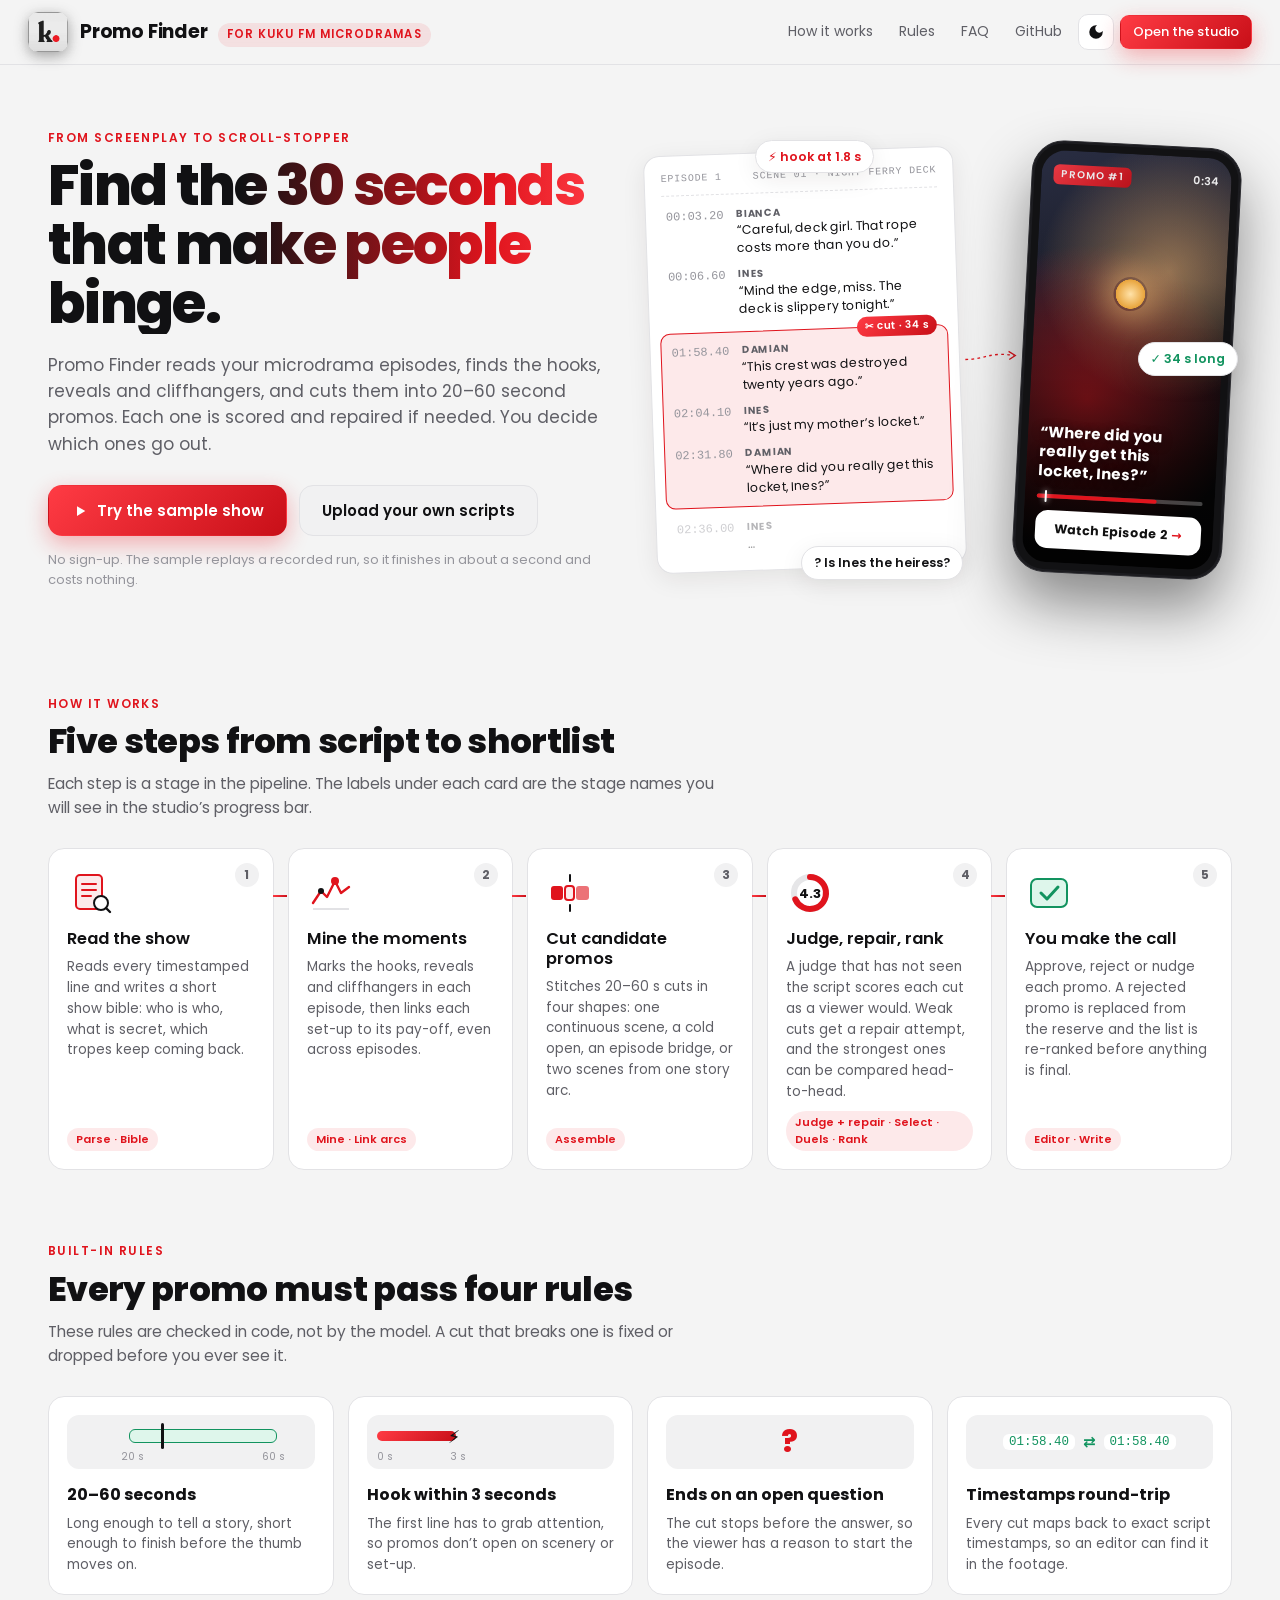
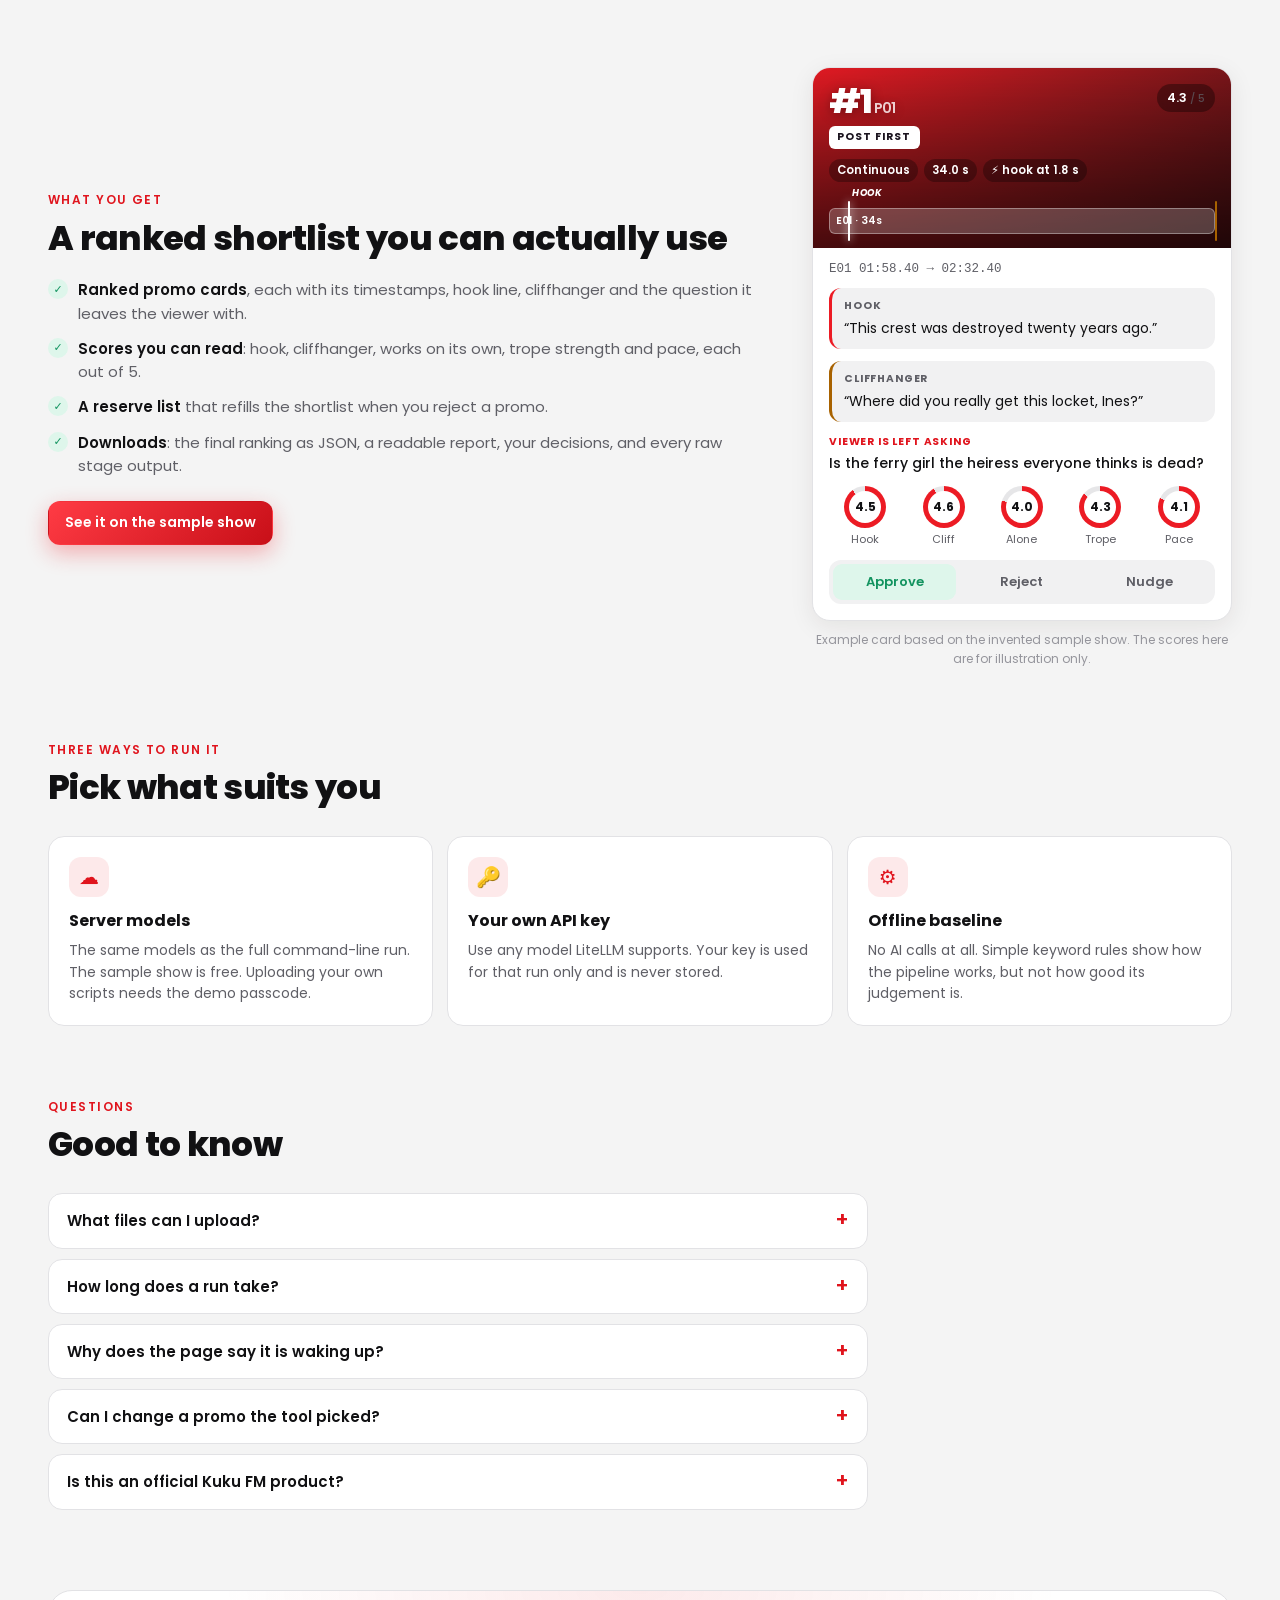
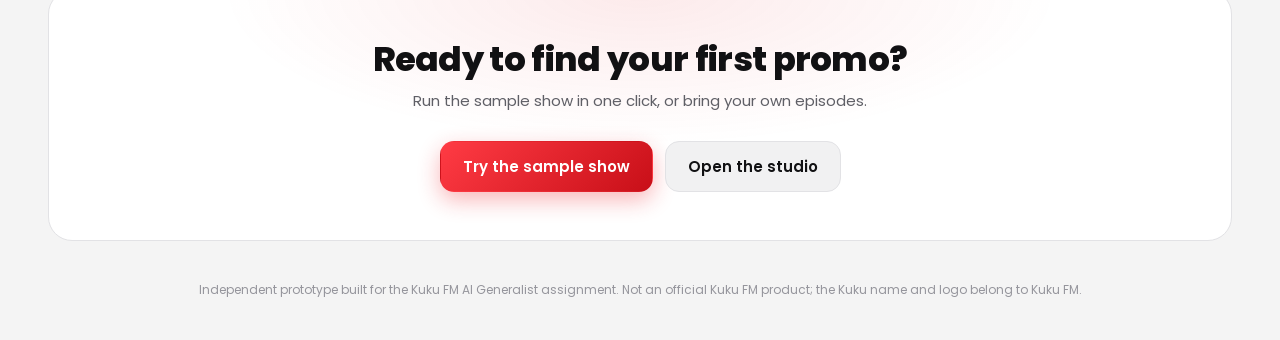
<file: web/index.html>
<!doctype html>
<html lang="en">
<head>
  <meta charset="utf-8">
  <meta name="viewport" content="width=device-width, initial-scale=1">
  <title>Promo Finder</title>
  <meta name="description" content="Promo Finder reads microdrama screenplays and finds the 20–60 second clips most likely to make a viewer start the next episode, then lets an editor approve them.">
  <meta name="theme-color" content="#0b0b0c">
  <link rel="icon" type="image/png" href="favicon.png">
  <link rel="preconnect" href="https://fonts.googleapis.com">
  <link rel="preconnect" href="https://fonts.gstatic.com" crossorigin>
  <link href="https://fonts.googleapis.com/css2?family=Poppins:wght@400;500;600;700;800&display=swap" rel="stylesheet">
  <link rel="stylesheet" href="style.css">
  <link rel="stylesheet" href="landing.css">
  <script>
    // Old links pointed a run at "/#run=<id>": the studio now lives at /app.html.
    if (/(^#|&)(run|tab)=/.test(location.hash)) location.replace("app.html" + location.hash);
    try { const t = localStorage.getItem("pf:theme"); if (t) document.documentElement.dataset.theme = JSON.parse(t); } catch {}
  </script>
</head>
<body class="landing">
<header class="top">
  <a class="brand" href="./" aria-label="Promo Finder home">
    <img class="logo" src="kuku-logo.png" width="40" height="40" alt="">
    <div class="brand-text">
      <span class="brand-name">Promo Finder</span>
      <span class="tag">for Kuku FM microdramas</span>
    </div>
  </a>
  <nav class="top-actions" aria-label="Main">
    <a class="ghost-link hide-sm" href="#how">How it works</a>
    <a class="ghost-link hide-sm" href="#rules">Rules</a>
    <a class="ghost-link hide-sm" href="#faq">FAQ</a>
    <a class="ghost-link hide-sm" href="https://github.com/rana-jatin/promo-finder" target="_blank" rel="noopener">GitHub</a>
    <button id="theme" class="icon-btn" type="button" aria-label="Toggle light or dark theme" title="Toggle theme">
      <svg viewBox="0 0 24 24" width="18" height="18" aria-hidden="true"><path fill="currentColor" d="M12 3a9 9 0 1 0 9 9c0-.46-.04-.92-.1-1.36a5.39 5.39 0 0 1-4.4 2.26 5.4 5.4 0 0 1-3.14-9.8A9.2 9.2 0 0 0 12 3z"/></svg>
    </button>
    <a class="btn primary small" href="app.html">Open the studio</a>
  </nav>
</header>

<main>
  <!-- ============================================================ hero -->
  <section class="l-hero">
    <div class="l-hero-copy">
      <p class="eyebrow">From screenplay to scroll-stopper</p>
      <h1>Find the 30 seconds that make people binge.</h1>
      <p class="l-lede">Promo Finder reads your microdrama episodes, finds the hooks, reveals and cliffhangers, and cuts them into 20–60 second promos. Each one is scored and repaired if needed. You decide which ones go out.</p>
      <div class="l-cta">
        <a class="btn primary big" href="app.html#sample">
          <svg viewBox="0 0 24 24" width="18" height="18" aria-hidden="true"><path d="M8 5.5l11 6.5-11 6.5z" fill="currentColor"/></svg>
          Try the sample show</a>
        <a class="btn big" href="app.html">Upload your own scripts</a>
      </div>
      <p class="l-note">No sign-up. The sample replays a recorded run, so it finishes in about a second and costs nothing.</p>
    </div>

    <!-- Illustration: a timestamped script page, a highlighted cut, and the promo it becomes on a phone. -->
    <div class="l-art" aria-hidden="true">
      <div class="sheet">
        <div class="sheet-head"><span>EPISODE 1</span><span>SCENE 01 · NIGHT FERRY DECK</span></div>
        <div class="sheet-line"><time>00:03.20</time><p><b>BIANCA</b>“Careful, deck girl. That rope costs more than you do.”</p></div>
        <div class="sheet-line"><time>00:06.60</time><p><b>INES</b>“Mind the edge, miss. The deck is slippery tonight.”</p></div>
        <div class="sheet-cut">
          <span class="cut-tag">✂ cut · 34 s</span>
          <div class="sheet-line"><time>01:58.40</time><p><b>DAMIAN</b>“This crest was destroyed twenty years ago.”</p></div>
          <div class="sheet-line"><time>02:04.10</time><p><b>INES</b>“It’s just my mother’s locket.”</p></div>
          <div class="sheet-line"><time>02:31.80</time><p><b>DAMIAN</b>“Where did you really get this locket, Ines?”</p></div>
        </div>
        <div class="sheet-line dim"><time>02:36.00</time><p><b>INES</b>…</p></div>
      </div>

      <svg class="flow" viewBox="0 0 80 40"><path d="M2 20 C 30 20, 40 8, 74 14" fill="none" stroke="currentColor" stroke-width="2" stroke-dasharray="4 5"/><path d="M66 8 L76 14 L67 20" fill="none" stroke="currentColor" stroke-width="2"/></svg>

      <div class="phone">
        <div class="phone-screen">
          <div class="ph-top"><span class="ph-badge">PROMO #1</span><span>0:34</span></div>
          <div class="ph-glow"></div>
          <div class="ph-caption">“Where did you really get this locket, Ines?”</div>
          <div class="ph-track"><i class="ph-hook"></i><i class="ph-fill"></i></div>
          <div class="ph-cta">Watch Episode 2 <span>→</span></div>
        </div>
      </div>

      <span class="chip c1">⚡ hook at 1.8 s</span>
      <span class="chip c2">✓ 34 s long</span>
      <span class="chip c3">? Is Ines the heiress?</span>
    </div>
  </section>

  <!-- ============================================================ how it works -->
  <section class="l-section" id="how">
    <div class="l-head">
      <p class="eyebrow">How it works</p>
      <h2>Five steps from script to shortlist</h2>
      <p>Each step is a stage in the pipeline. The labels under each card are the stage names you will see in the studio’s progress bar.</p>
    </div>
    <ol class="steps">
      <li class="step">
        <span class="step-n">1</span>
        <svg class="step-ic" viewBox="0 0 48 48" aria-hidden="true"><rect x="9" y="6" width="26" height="34" rx="4" fill="var(--accent-soft)" stroke="var(--accent)" stroke-width="2"/><path d="M15 15h14M15 21h14M15 27h9" stroke="var(--accent)" stroke-width="2" stroke-linecap="round"/><circle cx="34" cy="34" r="7" fill="var(--surface)" stroke="var(--text)" stroke-width="2"/><path d="M39 39l4 4" stroke="var(--text)" stroke-width="2.4" stroke-linecap="round"/></svg>
        <h3>Read the show</h3>
        <p>Reads every timestamped line and writes a short show bible: who is who, what is secret, which tropes keep coming back.</p>
        <span class="stage-tags">Parse · Bible</span>
      </li>
      <li class="step">
        <span class="step-n">2</span>
        <svg class="step-ic" viewBox="0 0 48 48" aria-hidden="true"><path d="M6 34 L14 22 L20 28 L28 12 L34 24 L42 18" fill="none" stroke="var(--accent)" stroke-width="2.4" stroke-linejoin="round" stroke-linecap="round"/><circle cx="28" cy="12" r="4" fill="var(--accent)"/><circle cx="14" cy="22" r="3" fill="var(--text)"/><path d="M6 40h36" stroke="var(--border)" stroke-width="2"/></svg>
        <h3>Mine the moments</h3>
        <p>Marks the hooks, reveals and cliffhangers in each episode, then links each set-up to its pay-off, even across episodes.</p>
        <span class="stage-tags">Mine · Link arcs</span>
      </li>
      <li class="step">
        <span class="step-n">3</span>
        <svg class="step-ic" viewBox="0 0 48 48" aria-hidden="true"><rect x="5" y="17" width="12" height="14" rx="3" fill="var(--accent)"/><rect x="19" y="17" width="9" height="14" rx="3" fill="var(--accent-soft)" stroke="var(--accent)" stroke-width="2"/><rect x="30" y="17" width="13" height="14" rx="3" fill="var(--accent)" opacity=".6"/><path d="M24 6v6M24 36v6" stroke="var(--text)" stroke-width="2" stroke-linecap="round"/></svg>
        <h3>Cut candidate promos</h3>
        <p>Stitches 20–60 s cuts in four shapes: one continuous scene, a cold open, an episode bridge, or two scenes from one story arc.</p>
        <span class="stage-tags">Assemble</span>
      </li>
      <li class="step">
        <span class="step-n">4</span>
        <svg class="step-ic" viewBox="0 0 48 48" aria-hidden="true"><circle cx="24" cy="24" r="16" fill="none" stroke="var(--surface-3)" stroke-width="6"/><path d="M24 8 A16 16 0 1 1 9.3 30.3" fill="none" stroke="var(--accent)" stroke-width="6" stroke-linecap="round"/><text x="24" y="29" text-anchor="middle" font-size="13" font-weight="700" fill="var(--text)" font-family="Poppins, sans-serif">4.3</text></svg>
        <h3>Judge, repair, rank</h3>
        <p>A judge that has not seen the script scores each cut as a viewer would. Weak cuts get a repair attempt, and the strongest ones can be compared head-to-head.</p>
        <span class="stage-tags">Judge + repair · Select · Duels · Rank</span>
      </li>
      <li class="step">
        <span class="step-n">5</span>
        <svg class="step-ic" viewBox="0 0 48 48" aria-hidden="true"><rect x="6" y="10" width="36" height="28" rx="6" fill="var(--good-soft)" stroke="var(--good)" stroke-width="2"/><path d="M16 24l6 6 11-12" fill="none" stroke="var(--good)" stroke-width="3" stroke-linecap="round" stroke-linejoin="round"/></svg>
        <h3>You make the call</h3>
        <p>Approve, reject or nudge each promo. A rejected promo is replaced from the reserve and the list is re-ranked before anything is final.</p>
        <span class="stage-tags">Editor · Write</span>
      </li>
    </ol>
  </section>

  <!-- ============================================================ rules -->
  <section class="l-section" id="rules">
    <div class="l-head">
      <p class="eyebrow">Built-in rules</p>
      <h2>Every promo must pass four rules</h2>
      <p>These rules are checked in code, not by the model. A cut that breaks one is fixed or dropped before you ever see it.</p>
    </div>
    <div class="rules">
      <div class="rule">
        <div class="rule-viz len" aria-hidden="true"><span class="zone"></span><span class="mark" style="left:38%"></span><em>20 s</em><em>60 s</em></div>
        <b>20–60 seconds</b>
        <p>Long enough to tell a story, short enough to finish before the thumb moves on.</p>
      </div>
      <div class="rule">
        <div class="rule-viz hook" aria-hidden="true"><span class="fill"></span><span class="bolt">⚡</span><em>0 s</em><em>3 s</em></div>
        <b>Hook within 3 seconds</b>
        <p>The first line has to grab attention, so promos don’t open on scenery or set-up.</p>
      </div>
      <div class="rule">
        <div class="rule-viz q" aria-hidden="true">?</div>
        <b>Ends on an open question</b>
        <p>The cut stops before the answer, so the viewer has a reason to start the episode.</p>
      </div>
      <div class="rule">
        <div class="rule-viz ts" aria-hidden="true"><code>01:58.40</code><span>⇄</span><code>01:58.40</code></div>
        <b>Timestamps round-trip</b>
        <p>Every cut maps back to exact script timestamps, so an editor can find it in the footage.</p>
      </div>
    </div>
  </section>

  <!-- ============================================================ what you get -->
  <section class="l-section" id="get">
    <div class="get">
      <div class="get-copy">
        <p class="eyebrow">What you get</p>
        <h2>A ranked shortlist you can actually use</h2>
        <ul class="ticks">
          <li><b>Ranked promo cards</b>, each with its timestamps, hook line, cliffhanger and the question it leaves the viewer with.</li>
          <li><b>Scores you can read</b>: hook, cliffhanger, works on its own, trope strength and pace, each out of 5.</li>
          <li><b>A reserve list</b> that refills the shortlist when you reject a promo.</li>
          <li><b>Downloads</b>: the final ranking as JSON, a readable report, your decisions, and every raw stage output.</li>
        </ul>
        <a class="btn primary" href="app.html#sample">See it on the sample show</a>
      </div>

      <figure class="get-card">
        <article class="promo" style="--tc: var(--t-continuous)">
          <div class="cover">
            <div class="cover-top">
              <div><div class="rank">#1<small>P01</small></div><span class="ribbon">Post first</span></div>
              <span class="score-pill">4.3<small> / 5</small></span>
            </div>
            <div class="cover-meta"><span>Continuous</span><span>34.0 s</span><span>⚡ hook at 1.8 s</span></div>
            <div class="strip"><span class="s" style="flex:1">E01 · 34s</span><i class="hook" style="left:5%"></i><i class="cliff"></i></div>
          </div>
          <div class="promo-body">
            <div class="segs"><span>E01  01:58.40 → 02:32.40</span></div>
            <p class="line"><b><span>Hook</span></b>“This crest was destroyed twenty years ago.”</p>
            <p class="line cliff"><b><span>Cliffhanger</span></b>“Where did you really get this locket, Ines?”</p>
            <p class="question">Is the ferry girl the heiress everyone thinks is dead?</p>
            <div class="scores">
              <div class="score"><div class="ring" style="--p:90"><span>4.5</span></div>Hook</div>
              <div class="score"><div class="ring" style="--p:92"><span>4.6</span></div>Cliff</div>
              <div class="score"><div class="ring" style="--p:80"><span>4.0</span></div>Alone</div>
              <div class="score"><div class="ring" style="--p:86"><span>4.3</span></div>Trope</div>
              <div class="score"><div class="ring" style="--p:82"><span>4.1</span></div>Pace</div>
            </div>
            <div class="actions" aria-hidden="true"><button type="button" tabindex="-1" aria-pressed="true" data-act="approve">Approve</button><button type="button" tabindex="-1">Reject</button><button type="button" tabindex="-1">Nudge</button></div>
          </div>
        </article>
        <figcaption>Example card based on the invented sample show. The scores here are for illustration only.</figcaption>
      </figure>
    </div>
  </section>

  <!-- ============================================================ ways to run -->
  <section class="l-section">
    <div class="l-head">
      <p class="eyebrow">Three ways to run it</p>
      <h2>Pick what suits you</h2>
    </div>
    <div class="ways">
      <div class="way">
        <span class="way-ic" aria-hidden="true">☁</span>
        <b>Server models</b>
        <p>The same models as the full command-line run. The sample show is free. Uploading your own scripts needs the demo passcode.</p>
      </div>
      <div class="way">
        <span class="way-ic" aria-hidden="true">🔑</span>
        <b>Your own API key</b>
        <p>Use any model LiteLLM supports. Your key is used for that run only and is never stored.</p>
      </div>
      <div class="way">
        <span class="way-ic" aria-hidden="true">⚙</span>
        <b>Offline baseline</b>
        <p>No AI calls at all. Simple keyword rules show how the pipeline works, but not how good its judgement is.</p>
      </div>
    </div>
  </section>

  <!-- ============================================================ FAQ -->
  <section class="l-section" id="faq">
    <div class="l-head">
      <p class="eyebrow">Questions</p>
      <h2>Good to know</h2>
    </div>
    <div class="faq">
      <details>
        <summary>What files can I upload?</summary>
        <p>Plain <code>.txt</code> screenplays with timestamps on each line, one file per episode. The hosted demo takes up to 6 episodes. For a whole show, run it locally with <code>python run.py --show &lt;folder&gt;</code>.</p>
      </details>
      <details>
        <summary>How long does a run take?</summary>
        <p>The sample show replays in about a second. A live run on 3 episodes usually takes 3 to 15 minutes, depending on settings and how busy the model providers are. You can switch tabs while it runs.</p>
      </details>
      <details>
        <summary>Why does the page say it is waking up?</summary>
        <p>The demo runs on a free server that sleeps after 15 minutes without visitors. The first visit after that takes about a minute to start it again.</p>
      </details>
      <details>
        <summary>Can I change a promo the tool picked?</summary>
        <p>Yes. In the review step you can nudge where any segment starts or ends. The new cut snaps to the nearest valid line and is checked against the four rules again.</p>
      </details>
      <details>
        <summary>Is this an official Kuku FM product?</summary>
        <p>No. It is an independent prototype built for the Kuku FM AI Generalist assignment. The sample show is invented and contains no real show content.</p>
      </details>
    </div>
  </section>

  <!-- ============================================================ closing CTA -->
  <section class="l-final">
    <h2>Ready to find your first promo?</h2>
    <p>Run the sample show in one click, or bring your own episodes.</p>
    <div class="l-cta center">
      <a class="btn primary big" href="app.html#sample">Try the sample show</a>
      <a class="btn big" href="app.html">Open the studio</a>
    </div>
  </section>
</main>

<footer class="foot">
  <p class="disclaimer">Independent prototype built for the Kuku FM AI Generalist assignment. Not an official Kuku FM product; the Kuku name and logo belong to Kuku FM.</p>
</footer>
<script>
  document.getElementById("theme").addEventListener("click", () => {
    const root = document.documentElement;
    const cur = root.dataset.theme || (matchMedia("(prefers-color-scheme: light)").matches ? "light" : "dark");
    const next = cur === "dark" ? "light" : "dark";
    root.dataset.theme = next;
    try { localStorage.setItem("pf:theme", JSON.stringify(next)); } catch {}
  });
</script>
</body>
</html>
</file>
<file: web/style.css>
/* Promo Finder: dark-first "streaming app" theme with a saffron-to-coral accent. */
:root {
  --bg: #0b0b0c; --bg-glow: rgba(236, 27, 36, .12);
  --surface: #151517; --surface-2: #1e1e21; --surface-3: #2a2a2e; --border: #2c2c31;
  --text: #f5f5f5; --muted: #a3a3aa; --faint: #6b6b73;
  --accent: #ec1b24; --accent-2: #ff4d55; --accent-ink: #ffffff; --accent-soft: rgba(236, 27, 36, .15);
  --grad: linear-gradient(135deg, #ff3b44 0%, #c80f18 100%);
  --good: #3ddc97; --good-soft: rgba(61, 220, 151, .13);
  --warn: #ffc24b; --warn-soft: rgba(255, 194, 75, .13);
  --bad: #ff5c6c; --bad-soft: rgba(255, 92, 108, .14);
  --t-continuous: #ec1b24; --t-cold_open: #ff7a45; --t-bridge: #9b7bff; --t-arc_stitch: #2ec4b6;
  --radius: 16px; --radius-sm: 10px;
  --shadow: 0 10px 30px rgba(0, 0, 0, .35);
  color-scheme: dark;
}
:root[data-theme="light"] {
  --bg: #f4f4f4; --bg-glow: rgba(236, 27, 36, .07);
    --surface: #ffffff; --surface-2: #f1f1f2; --surface-3: #e6e6e8; --border: #e2e2e5;
    --text: #111113; --muted: #5f5f66; --faint: #95959c;
    --accent: #e0141d; --accent-2: #ff3b44; --accent-soft: rgba(224, 20, 29, .09);
  --good: #12935f; --good-soft: #def6eb; --warn: #a86200; --warn-soft: #fff1d6; --bad: #d02c3d; --bad-soft: #fde4e6;
  --shadow: 0 6px 24px rgba(40, 20, 10, .08);
  color-scheme: light;
}
@media (prefers-color-scheme: light) {
  :root:not([data-theme="dark"]) {
    --bg: #f4f4f4; --bg-glow: rgba(236, 27, 36, .07);
    --surface: #ffffff; --surface-2: #f1f1f2; --surface-3: #e6e6e8; --border: #e2e2e5;
    --text: #111113; --muted: #5f5f66; --faint: #95959c;
    --accent: #e0141d; --accent-2: #ff3b44; --accent-soft: rgba(224, 20, 29, .09);
    --good: #12935f; --good-soft: #def6eb; --warn: #a86200; --warn-soft: #fff1d6; --bad: #d02c3d; --bad-soft: #fde4e6;
    --shadow: 0 6px 24px rgba(40, 20, 10, .08);
    color-scheme: light;
  }
}

* { box-sizing: border-box; }
html, body { margin: 0; }
body {
  background: radial-gradient(1200px 500px at 85% -10%, var(--bg-glow), transparent 60%), var(--bg);
  color: var(--text); min-height: 100vh;
  font: 15px/1.55 "Poppins", system-ui, -apple-system, "Segoe UI", Roboto, sans-serif;
}
h1, h2, h3 { margin: 0; line-height: 1.2; }
h3 { font-size: 16px; font-weight: 600; margin-bottom: 8px; }
code { font: 12.5px ui-monospace, SFMono-Regular, Consolas, monospace; background: var(--surface-2); padding: 1px 6px; border-radius: 6px; }
a { color: var(--accent); }
small, .meta, .hint { color: var(--muted); }
.hint { font-size: 12.5px; margin: 8px 0 0; display: block; }
.meta { font-size: 13px; }
[hidden] { display: none !important; }
:focus-visible { outline: 2px solid var(--accent); outline-offset: 2px; }

/* ---------- header */
.top { position: sticky; top: 0; z-index: 20; display: flex; justify-content: space-between; align-items: center; gap: 16px;
  padding: 12px 28px; background: color-mix(in srgb, var(--bg) 82%, transparent); backdrop-filter: blur(14px); border-bottom: 1px solid var(--border); }
.brand { display: flex; gap: 12px; align-items: center; min-width: 0; }
.logo { width: 40px; height: 40px; flex: none; display: block; border-radius: 10px; box-shadow: 0 4px 14px rgba(0, 0, 0, .35); }
.brand-text { display: flex; align-items: baseline; gap: 10px; flex-wrap: wrap; }
.top h1 { font-size: 19px; font-weight: 700; letter-spacing: -.01em; }
.tag { font-size: 11.5px; font-weight: 600; text-transform: uppercase; letter-spacing: .09em; color: var(--accent); background: var(--accent-soft);
  padding: 3px 9px; border-radius: 999px; }
.top-actions { display: flex; gap: 6px; align-items: center; flex: none; }
.ghost-link { color: var(--muted); text-decoration: none; font-size: 14px; padding: 6px 10px; border-radius: 8px; }
.ghost-link:hover { color: var(--text); background: var(--surface-2); }
.icon-btn { width: 36px; height: 36px; border-radius: 10px; border: 1px solid var(--border); background: var(--surface); color: var(--text); display: grid; place-items: center; cursor: pointer; }
.icon-btn:hover { border-color: var(--accent); }
.wake { display: flex; gap: 10px; align-items: center; justify-content: center; background: var(--warn-soft); color: var(--warn); padding: 9px 24px; font-size: 14px; }
.spinner { width: 14px; height: 14px; border-radius: 50%; border: 2px solid currentColor; border-right-color: transparent; animation: spin .8s linear infinite; }
@keyframes spin { to { transform: rotate(360deg); } }

/* ---------- hero */
.hero { max-width: 1320px; margin: 0 auto; padding: 36px 28px 8px; display: grid; grid-template-columns: minmax(0, 1.3fr) minmax(0, 1fr); gap: 32px; align-items: end; }
.eyebrow { margin: 0 0 8px; font-size: 12px; font-weight: 600; letter-spacing: .12em; text-transform: uppercase; color: var(--accent); }
.hero h2 { font-size: clamp(26px, 3.4vw, 40px); font-weight: 800; letter-spacing: -.02em; line-height: 1.12;
  background: linear-gradient(90deg, var(--text) 30%, var(--accent) 75%, var(--accent-2)); -webkit-background-clip: text; background-clip: text; color: transparent; }
.lede { color: var(--muted); max-width: 62ch; margin: 12px 0 0; font-size: 15px; }
.hero-chips { list-style: none; margin: 0; padding: 0; display: grid; grid-template-columns: repeat(2, minmax(0, 1fr)); gap: 10px; }
.hero-chips li { background: var(--surface); border: 1px solid var(--border); border-radius: 14px; padding: 12px 14px; display: flex; flex-direction: column; }
.hero-chips b { font-size: 17px; font-weight: 700; }
.hero-chips span { font-size: 12.5px; color: var(--muted); }

/* ---------- layout */
.layout { display: grid; grid-template-columns: 300px minmax(0, 1fr); gap: 28px; padding: 24px 28px; max-width: 1320px; margin: 0 auto; }
.side { display: flex; flex-direction: column; gap: 14px; position: sticky; top: 80px; align-self: start; }
.panel-box { background: var(--surface); border: 1px solid var(--border); border-radius: var(--radius); padding: 16px; }
.label { font-size: 11.5px; font-weight: 600; text-transform: uppercase; letter-spacing: .1em; color: var(--muted); margin-bottom: 10px; }
.choice { display: flex; gap: 10px; padding: 10px; border-radius: 12px; cursor: pointer; border: 1px solid transparent; transition: background .15s, border-color .15s; }
.choice:hover { background: var(--surface-2); }
.choice:has(input:checked) { background: var(--accent-soft); border-color: color-mix(in srgb, var(--accent) 45%, transparent); }
.choice input { margin-top: 4px; accent-color: var(--accent); }
.choice-body { display: flex; flex-direction: column; }
.choice-body b { font-weight: 600; font-size: 14.5px; }
.choice small { font-size: 12.5px; line-height: 1.45; }
.sub-box { margin-top: 10px; padding-top: 12px; border-top: 1px dashed var(--border); }
.field { display: flex; flex-direction: column; gap: 6px; font-size: 13px; color: var(--muted); margin-top: 12px; }
.sub-box .field:first-child { margin-top: 0; }
input[type=password], input:not([type]), select {
  font: inherit; font-size: 14px; color: var(--text); background: var(--surface-2); border: 1px solid var(--border); border-radius: var(--radius-sm); padding: 9px 11px; width: 100%;
}
input:focus-visible, select:focus-visible { outline: 2px solid var(--accent); outline-offset: 0; border-color: transparent; }
.seg { display: inline-flex; padding: 3px; gap: 3px; border-radius: 12px; background: var(--surface-2); border: 1px solid var(--border); }
.seg label { cursor: pointer; }
.seg input { position: absolute; opacity: 0; pointer-events: none; }
.seg span { display: block; padding: 6px 18px; font-size: 14px; font-weight: 500; color: var(--muted); border-radius: 9px; transition: background .15s, color .15s; }
.seg input:checked + span { background: var(--grad); color: #fff; box-shadow: 0 4px 12px rgba(236, 27, 36, .3); }
.seg input:focus-visible + span { outline: 2px solid var(--accent); outline-offset: 1px; }
.toggle { display: flex; align-items: center; gap: 10px; margin-top: 14px; font-size: 14px; cursor: pointer; }
.toggle input { position: absolute; opacity: 0; pointer-events: none; }
.toggle .track { width: 38px; height: 22px; border-radius: 999px; background: var(--surface-3); position: relative; flex: none; transition: background .2s; }
.toggle .track::after { content: ""; position: absolute; top: 3px; left: 3px; width: 16px; height: 16px; border-radius: 50%; background: #fff; transition: transform .2s; }
.toggle input:checked + .track { background: var(--grad); }
.toggle input:checked + .track::after { transform: translateX(16px); }
.toggle input:focus-visible + .track { outline: 2px solid var(--accent); outline-offset: 2px; }
.pass { padding: 12px 16px; font-size: 14px; }
.pass summary { cursor: pointer; color: var(--muted); }
.pass input { margin-top: 10px; }

/* ---------- tabs */
.tabs { display: flex; gap: 6px; padding: 4px; margin-bottom: 20px; background: var(--surface); border: 1px solid var(--border); border-radius: 14px; overflow-x: auto; width: fit-content; max-width: 100%; }
.tabs button { font: inherit; font-size: 14px; font-weight: 500; display: flex; gap: 8px; align-items: center; background: none; border: 0; padding: 8px 16px; border-radius: 10px; color: var(--muted); cursor: pointer; white-space: nowrap; }
.tabs button:hover { color: var(--text); }
.tabs button[aria-selected="true"] { background: var(--surface-3); color: var(--text); }
.num { width: 20px; height: 20px; border-radius: 50%; display: grid; place-items: center; font-size: 11.5px; font-weight: 700; background: var(--surface-2); color: var(--muted); }
.tabs button[aria-selected="true"] .num { background: var(--grad); color: #fff; }
.dot { width: 8px; height: 8px; border-radius: 50%; background: var(--accent-2); box-shadow: 0 0 0 4px var(--accent-soft); }

/* ---------- run tab */
.card { background: var(--surface); border: 1px solid var(--border); border-radius: var(--radius); padding: 18px; }
.sources { display: grid; grid-template-columns: minmax(0, 1.15fr) minmax(0, 1fr); gap: 16px; }
.source { background: var(--surface); border: 1px solid var(--border); border-radius: var(--radius); padding: 18px; display: flex; flex-direction: column; gap: 12px; }
.source.sample { flex-direction: row; gap: 18px; align-items: stretch; }
.source p { margin: 0; color: var(--muted); font-size: 14px; }
.source-body { display: flex; flex-direction: column; gap: 10px; justify-content: center; min-width: 0; }
.source-body h3 { margin: 0; font-size: 18px; }
.poster { width: 120px; flex: none; aspect-ratio: 9 / 14; border-radius: 12px; padding: 10px; display: flex; flex-direction: column; justify-content: space-between;
  background: linear-gradient(180deg, rgba(0,0,0,0) 35%, rgba(0,0,0,.8)), radial-gradient(circle at 75% 18%, rgba(255, 59, 68, .95), transparent 52%), linear-gradient(160deg, #3a3a40, #0b0b0c 70%);
  color: #fff; box-shadow: var(--shadow); }
.poster-ep { align-self: flex-start; font-size: 10.5px; font-weight: 700; letter-spacing: .08em; background: rgba(0,0,0,.4); padding: 2px 7px; border-radius: 6px; }
.poster-title { font-size: 13px; font-weight: 700; line-height: 1.25; text-shadow: 0 1px 6px rgba(0,0,0,.5); }
.btn { font: inherit; font-size: 14px; font-weight: 600; display: inline-flex; gap: 8px; align-items: center; justify-content: center; border: 1px solid var(--border);
  background: var(--surface-2); color: var(--text); border-radius: 12px; padding: 10px 16px; cursor: pointer; transition: transform .1s, border-color .15s, box-shadow .15s; }
.btn:hover:not(:disabled) { border-color: var(--accent); }
.btn:active:not(:disabled) { transform: translateY(1px); }
.btn:disabled { opacity: .45; cursor: not-allowed; }
.btn.primary { background: var(--grad); color: #fff; border-color: transparent; box-shadow: 0 8px 22px rgba(236, 27, 36, .32); }
.btn.primary:hover:not(:disabled) { box-shadow: 0 10px 28px rgba(236, 27, 36, .45); }
.btn.small { padding: 6px 12px; font-size: 13px; font-weight: 500; border-radius: 9px; }
.drop { border: 1.5px dashed var(--border); border-radius: 14px; padding: 18px; text-align: center; cursor: pointer; display: flex; flex-direction: column; align-items: center; gap: 4px; font-size: 14px; color: var(--muted); transition: border-color .15s, background .15s; }
.drop span { color: var(--text); }
.drop:hover, .drop.over { border-color: var(--accent); background: var(--accent-soft); }
.file-list { margin: 0; padding: 0; list-style: none; font-size: 13px; color: var(--muted); max-height: 110px; overflow: auto; }
.file-list li { overflow: hidden; text-overflow: ellipsis; white-space: nowrap; }

.status { margin: 18px 0; padding: 12px 16px; border-radius: 14px; font-size: 14px; border: 1px solid var(--border); background: var(--surface); display: flex; gap: 10px; align-items: center; flex-wrap: wrap; }
.status::before { content: ""; width: 9px; height: 9px; border-radius: 50%; background: var(--muted); flex: none; }
.status.running::before { background: var(--accent); animation: pulse 1s infinite alternate; }
.status.review { border-color: color-mix(in srgb, var(--accent) 50%, transparent); background: var(--accent-soft); }
.status.review::before { background: var(--accent-2); }
.status.done { border-color: color-mix(in srgb, var(--good) 45%, transparent); background: var(--good-soft); }
.status.done::before { background: var(--good); }
.status.error { border-color: color-mix(in srgb, var(--bad) 50%, transparent); background: var(--bad-soft); white-space: pre-wrap; word-break: break-word; }
.status.error::before { background: var(--bad); }
@keyframes pulse { from { opacity: .3; } to { opacity: 1; } }

#progress { margin-top: 0; }
.prog-head { display: flex; justify-content: space-between; align-items: baseline; gap: 12px; flex-wrap: wrap; }
.stepper { list-style: none; padding: 0; margin: 14px 0; display: grid; grid-template-columns: repeat(12, minmax(0, 1fr)); gap: 0; }
.stepper li { position: relative; display: flex; flex-direction: column; align-items: center; gap: 6px; text-align: center; font-size: 11.5px; color: var(--faint); padding: 0 2px; }
.stepper li::before { content: ""; position: absolute; top: 13px; left: -50%; width: 100%; height: 2px; background: var(--border); z-index: 0; }
.stepper li:first-child::before { display: none; }
.stepper .node { position: relative; z-index: 1; width: 28px; height: 28px; border-radius: 50%; display: grid; place-items: center; background: var(--surface-2); border: 2px solid var(--border); font-size: 11px; font-weight: 700; color: var(--faint); }
.stepper .cnt { font-size: 10.5px; color: var(--muted); min-height: 14px; }
.stepper li.done { color: var(--text); }
.stepper li.done::before, .stepper li.running::before, .stepper li.waiting::before { background: var(--grad); }
.stepper li.done .node { background: var(--grad); border-color: transparent; color: #fff; }
.stepper li.running .node { border-color: var(--accent); color: var(--accent); box-shadow: 0 0 0 5px var(--accent-soft); animation: pulse 1s infinite alternate; }
.stepper li.running { color: var(--accent); }
.stepper li.waiting .node { border-color: var(--warn); color: var(--warn); box-shadow: 0 0 0 5px var(--warn-soft); }
.stepper li.waiting { color: var(--warn); }
.stepper li.skipped .node { border-style: dashed; }
.stepper li.skipped::before { background: var(--grad); opacity: .5; }
.models { font-size: 12px; color: var(--muted); font-family: ui-monospace, Consolas, monospace; display: flex; flex-direction: column; gap: 2px; padding: 10px 12px; background: var(--surface-2); border-radius: 10px; overflow-x: auto; }
.models:empty { display: none; }
.log-wrap summary { cursor: pointer; font-size: 13px; color: var(--muted); margin-top: 12px; }
.log { list-style: none; padding: 0; margin: 8px 0 0; font: 12px/1.7 ui-monospace, Consolas, monospace; max-height: 220px; overflow: auto; }
.log li span { color: var(--faint); display: inline-block; min-width: 58px; }
.raw-bar { display: flex; flex-wrap: wrap; align-items: center; gap: 10px; margin-top: 8px; }
.raw-bar select { width: auto; flex: 0 1 auto; font: inherit; font-size: 13px; padding: 6px 8px; border-radius: 8px; border: 1px solid var(--border); background: var(--surface); color: var(--text); max-width: 100%; }
.raw-bar .meta { font-size: 12px; flex: 1; min-width: 0; }
.raw { margin: 8px 0 0; padding: 10px 12px; background: var(--surface-2); border-radius: 10px; font: 12px/1.6 ui-monospace, Consolas, monospace; color: var(--muted); max-height: 360px; overflow: auto; white-space: pre; tab-size: 2; }

/* ---------- empty states */
.empty { padding: 48px 20px; text-align: center; color: var(--muted); border: 1.5px dashed var(--border); border-radius: var(--radius); }
.empty h3 { color: var(--text); margin: 14px 0 4px; }
.empty p { margin: 0; font-size: 14px; }
.empty-art { display: inline-flex; gap: 8px; align-items: flex-end; }
.empty-art i { width: 34px; border-radius: 8px; background: var(--grad); opacity: .85; }
.empty-art i:nth-child(1) { height: 46px; opacity: .45; }
.empty-art i:nth-child(2) { height: 60px; }
.empty-art i:nth-child(3) { height: 40px; opacity: .3; }

/* ---------- review */
.review-head { display: flex; justify-content: space-between; gap: 20px; align-items: flex-end; margin-bottom: 18px; flex-wrap: wrap; }
.review-head h3 { font-size: 18px; }
.review-head p { margin: 4px 0 0; max-width: 72ch; }
.review-cta { display: flex; align-items: center; gap: 12px; }
.cards { display: grid; grid-template-columns: repeat(auto-fill, minmax(330px, 1fr)); gap: 16px; }
.promo { background: var(--surface); border: 1px solid var(--border); border-radius: 18px; overflow: hidden; display: flex; flex-direction: column; transition: border-color .15s, opacity .15s, transform .15s; }
.promo:hover { border-color: color-mix(in srgb, var(--tc, var(--accent)) 45%, var(--border)); }
.promo.rejected { opacity: .55; border-color: var(--bad); }
.promo.nudged { border-color: var(--warn); }
.cover { position: relative; padding: 16px 16px 14px; color: #fff;
  background: linear-gradient(180deg, rgba(0,0,0,.05), rgba(0,0,0,.6)), linear-gradient(140deg, var(--tc, #ec1b24), color-mix(in srgb, var(--tc, #ec1b24) 30%, #0b0b0c)); }
.cover-top { display: flex; justify-content: space-between; align-items: flex-start; gap: 8px; }
.rank { font-size: 34px; font-weight: 800; line-height: 1; letter-spacing: -.03em; text-shadow: 0 2px 12px rgba(0,0,0,.35); }
.rank small { font-size: 14px; font-weight: 600; opacity: .8; color: #fff; margin-left: 2px; }
.score-pill { background: rgba(0,0,0,.35); backdrop-filter: blur(6px); padding: 4px 10px; border-radius: 999px; font-size: 12.5px; font-weight: 600; }
.ribbon { display: inline-block; margin-top: 8px; font-size: 10.5px; font-weight: 700; letter-spacing: .1em; text-transform: uppercase; background: #fff; color: #1c1520; padding: 3px 8px; border-radius: 6px; }
.cover-meta { display: flex; gap: 6px; flex-wrap: wrap; margin-top: 10px; }
.cover-meta span { font-size: 11.5px; font-weight: 600; background: rgba(0,0,0,.3); padding: 3px 8px; border-radius: 999px; }
.strip { position: relative; display: flex; gap: 3px; height: 26px; margin-top: 26px; }
.strip .s { position: relative; border-radius: 6px; background: rgba(255,255,255,.22); border: 1px solid rgba(255,255,255,.35); font-size: 10.5px; font-weight: 600; display: flex; align-items: center; padding: 0 6px; overflow: hidden; white-space: nowrap; min-width: 26px; }
.strip .hook { position: absolute; top: -7px; width: 2px; height: 40px; background: #fff; box-shadow: 0 0 8px #fff; border-radius: 2px; }
.strip .hook::after { content: "hook"; position: absolute; top: -15px; left: 4px; font-size: 9.5px; font-weight: 700; letter-spacing: .05em; text-transform: uppercase; }
.strip .cliff { position: absolute; right: -2px; top: -7px; width: 2px; height: 40px; background: var(--warn); border-radius: 2px; }
.promo-body { padding: 14px 16px 16px; display: flex; flex-direction: column; gap: 12px; flex: 1; }
.segs { font: 12.5px ui-monospace, Consolas, monospace; color: var(--muted); display: flex; flex-direction: column; gap: 2px; }
.line { margin: 0; padding: 10px 12px; border-radius: 12px; background: var(--surface-2); font-size: 14px; border-left: 3px solid var(--tc, var(--accent)); }
.line b { display: flex; justify-content: space-between; gap: 6px; font-size: 10.5px; font-weight: 700; text-transform: uppercase; letter-spacing: .08em; color: var(--muted); margin-bottom: 3px; }
.line.cliff { border-left-color: var(--warn); }
.question { font-size: 14px; font-weight: 500; margin: 0; }
.question::before { content: "Viewer is left asking"; display: block; font-size: 10.5px; font-weight: 700; text-transform: uppercase; letter-spacing: .08em; color: var(--accent); margin-bottom: 2px; }
.why { font-size: 13px; color: var(--muted); margin: 0; }
.badges { display: flex; flex-wrap: wrap; gap: 5px; }
.badge { font-size: 11.5px; padding: 2px 9px; border-radius: 999px; background: var(--surface-2); color: var(--muted); border: 1px solid var(--border); white-space: nowrap; }
.badge.good { background: var(--good-soft); color: var(--good); border-color: transparent; }
.badge.warn { background: var(--warn-soft); color: var(--warn); border-color: transparent; }
.scores { display: grid; grid-template-columns: repeat(5, minmax(0, 1fr)); gap: 6px; }
.score { text-align: center; font-size: 11px; color: var(--muted); }
.ring { --p: 0; width: 42px; height: 42px; margin: 0 auto 3px; border-radius: 50%; display: grid; place-items: center;
  background: conic-gradient(var(--tc, var(--accent)) calc(var(--p) * 1%), var(--surface-3) 0); }
.ring span { width: 32px; height: 32px; border-radius: 50%; background: var(--surface); display: grid; place-items: center; font-size: 12px; font-weight: 700; color: var(--text); }
.actions { display: grid; grid-template-columns: repeat(3, minmax(0, 1fr)); gap: 4px; padding: 4px; background: var(--surface-2); border-radius: 12px; margin-top: auto; }
.actions button { font: inherit; font-size: 13px; font-weight: 600; border: 0; background: none; color: var(--muted); padding: 8px; border-radius: 9px; cursor: pointer; }
.actions button:hover { color: var(--text); }
.actions button[aria-pressed="true"][data-act="approve"] { background: var(--good-soft); color: var(--good); }
.actions button[aria-pressed="true"][data-act="reject"] { background: var(--bad-soft); color: var(--bad); }
.actions button[aria-pressed="true"][data-act="nudge"] { background: var(--warn-soft); color: var(--warn); }
.extra { display: flex; flex-direction: column; gap: 6px; }
.nudge-row { display: grid; grid-template-columns: auto 1fr 1fr; gap: 6px; align-items: center; font-size: 12px; color: var(--muted); }
.nudge-row input, .extra input { padding: 7px 9px; font-size: 13px; }

/* ---------- quality */
.tiles { display: grid; grid-template-columns: repeat(auto-fill, minmax(160px, 1fr)); gap: 12px; margin-bottom: 16px; }
.tile { background: var(--surface); border: 1px solid var(--border); border-radius: 14px; padding: 14px 16px; position: relative; overflow: hidden; }
.tile::after { content: ""; position: absolute; inset: auto -20px -30px auto; width: 80px; height: 80px; border-radius: 50%; background: var(--accent-soft); }
.tile .v { font-size: 26px; font-weight: 800; font-variant-numeric: tabular-nums; letter-spacing: -.02em; }
.tile.hl .v { background: var(--grad); -webkit-background-clip: text; background-clip: text; color: transparent; }
.tile .k { font-size: 12.5px; color: var(--muted); position: relative; z-index: 1; }
.two { display: grid; grid-template-columns: repeat(2, minmax(0, 1fr)); gap: 16px; margin-bottom: 16px; }
.bars { display: grid; grid-template-columns: auto 1fr auto; gap: 8px 12px; align-items: center; font-size: 13px; }
.bar { height: 8px; background: var(--surface-2); border-radius: 6px; overflow: hidden; }
.bar i { display: block; height: 100%; background: var(--grad); border-radius: 6px; }
.downloads { display: flex; flex-direction: column; gap: 8px; }
.downloads a { display: flex; justify-content: space-between; align-items: center; gap: 10px; text-decoration: none; color: var(--text); background: var(--surface-2); border: 1px solid transparent; border-radius: 12px; padding: 10px 14px; font-size: 14px; font-weight: 500; }
.downloads a::after { content: "↓"; color: var(--accent); font-weight: 700; }
.downloads a:hover { border-color: var(--accent); }
.downloads a small { margin-left: auto; color: var(--muted); font-weight: 400; }
.report { font-size: 14px; max-height: 560px; overflow: auto; }
.report h1 { font-size: 20px; margin: 4px 0 10px; }
.report h2 { font-size: 15px; margin: 18px 0 6px; color: var(--accent); }
.report h3 { font-size: 14px; margin: 14px 0 4px; }
.report p, .report li { margin: 4px 0; }
.report ul, .report ol { padding-left: 20px; margin: 4px 0; }

/* ---------- toast + footer */
.toast { position: fixed; left: 50%; bottom: 24px; transform: translateX(-50%); z-index: 50; max-width: min(560px, calc(100vw - 32px));
  background: var(--surface-3); color: var(--text); border: 1px solid var(--bad); padding: 12px 16px; border-radius: 12px; font-size: 14px; box-shadow: var(--shadow); }
.foot { text-align: center; color: var(--muted); font-size: 13px; padding: 12px 16px 36px; }
.foot p { margin: 4px 0; }
.disclaimer { font-size: 12px; color: var(--faint); }

@media (prefers-reduced-motion: reduce) { *, *::before, *::after { animation: none !important; transition: none !important; } }

@media (max-width: 1100px) {
  .stepper { grid-template-columns: repeat(6, minmax(0, 1fr)); row-gap: 14px; }
  .stepper li:nth-child(7)::before { display: none; }
}
@media (max-width: 900px) {
  .hero { grid-template-columns: minmax(0, 1fr); padding: 24px 16px 4px; gap: 18px; }
  .layout { grid-template-columns: minmax(0, 1fr); padding: 16px; gap: 16px; }
  .side { position: static; order: 2; }
  main { order: 1; }
  .sources, .two { grid-template-columns: minmax(0, 1fr); }
  .top { padding: 10px 16px; }
  .tag { display: none; }
  .cards { grid-template-columns: minmax(0, 1fr); }
  .stepper { grid-template-columns: repeat(4, minmax(0, 1fr)); }
  .stepper li:nth-child(7)::before { display: block; }
  .stepper li:nth-child(4n+1)::before { display: none; }
}
@media (max-width: 480px) {
  .source.sample { flex-direction: column; }
  .poster { width: 100%; aspect-ratio: 16 / 7; }
  .ghost-link { display: none; }
  .hero-chips { display: none; }
  .lede { font-size: 14px; }
}

/* ---------- review round 2 (reviewer feedback): rules label, pending decisions, legend, reserve note */
.hero-rules { display: flex; flex-direction: column; gap: 8px; }
.rules-label { margin: 0; font-size: 12px; font-weight: 600; letter-spacing: .1em; text-transform: uppercase; color: var(--text); }
.rules-label span { font-weight: 400; letter-spacing: 0; text-transform: none; color: var(--muted); margin-left: 6px; }
.layout.no-side { grid-template-columns: minmax(0, 1fr); }
.layout.no-side .side { display: none; }
.decision-bar { position: sticky; top: 72px; z-index: 5; display: flex; justify-content: space-between; align-items: center; gap: 12px; flex-wrap: wrap;
  background: color-mix(in srgb, var(--surface) 92%, transparent); backdrop-filter: blur(10px); border: 1px solid var(--border); border-radius: 14px; padding: 10px 12px; margin-bottom: 14px; }
.decision-sum { display: flex; gap: 6px; flex-wrap: wrap; font-size: 13px; }
.decision-sum span { padding: 4px 10px; border-radius: 999px; background: var(--surface-2); color: var(--muted); font-weight: 500; }
.decision-sum .pending { background: var(--warn-soft); color: var(--warn); font-weight: 700; }
.decision-sum .approve { color: var(--good); }
.decision-sum .reject { color: var(--bad); }
.decision-sum .nudge { color: var(--warn); }
.decision-actions { display: flex; gap: 8px; }
.reserve-note { margin: 10px 0 0; font-size: 13px; padding: 8px 12px; border-radius: 10px; background: var(--surface-2); border-left: 3px solid var(--warn); }
.legend { display: flex; gap: 14px; flex-wrap: wrap; font-size: 12.5px; color: var(--muted); margin-bottom: 12px; }
.legend span { display: inline-flex; align-items: center; gap: 6px; }
.legend i { width: 12px; height: 12px; border-radius: 4px; background: var(--c); }
.promo.pending { border-style: dashed; }
.promo.pending .actions { box-shadow: inset 0 0 0 1px color-mix(in srgb, var(--warn) 55%, transparent); }
.score-pill small { opacity: .75; font-weight: 500; }
.bar i.good { background: var(--good); }
.bar i.bad { background: var(--bad); }
.replay { font-size: 12.5px; color: var(--muted); }
.replay b { color: var(--text); font-weight: 600; }
.tile .sub { font-size: 11.5px; color: var(--faint); position: relative; z-index: 1; }
@media (max-width: 900px) { .decision-bar { top: 60px; } }

/* ---------- landing split (round 3): slim studio header, plain-language helpers */
a.brand { text-decoration: none; color: inherit; }
.hero.slim { padding-top: 26px; align-items: center; grid-template-columns: minmax(0, 1fr) auto; }
.hero.slim h2 { font-size: clamp(24px, 2.6vw, 32px); }
.hero.slim .lede { margin-top: 6px; }
.journey { list-style: none; margin: 0; padding: 0; display: flex; align-items: center; gap: 8px; font-size: 13.5px; font-weight: 600; color: var(--muted); }
.journey li { display: flex; align-items: center; gap: 8px; }
.journey li + li::before { content: ""; width: 22px; height: 2px; background: var(--border); border-radius: 2px; }
.journey span { width: 24px; height: 24px; border-radius: 50%; display: grid; place-items: center; font-size: 12px; background: var(--grad); color: #fff; }
.rec { font-style: normal; font-size: 10.5px; font-weight: 600; color: var(--good); background: var(--good-soft); padding: 1px 7px; border-radius: 999px; margin-left: 4px; vertical-align: 1px; }
.adv { margin-top: 14px; border-top: 1px dashed var(--border); padding-top: 10px; }
.adv summary { cursor: pointer; font-size: 13.5px; color: var(--muted); }
.adv .toggle { margin-top: 12px; }
.adv > .hint { margin-top: 4px; }
.pass .hint { margin-top: 8px; }
.now { margin: 10px 0 0; font-size: 14px; color: var(--text); }
.now:empty { display: none; }
.now b { color: var(--accent); font-weight: 600; }
.stepper li[title] { cursor: help; }
.score[title] { cursor: help; }
.how-review { list-style: none; margin: 8px 0 0; padding: 0; display: flex; flex-direction: column; gap: 4px; font-size: 13.5px; color: var(--muted); max-width: 80ch; }
.how-review b { font-weight: 600; display: inline-block; min-width: 64px; }
.how-review .g { color: var(--good); }
.how-review .r { color: var(--bad); }
.how-review .w { color: var(--warn); }
.empty-cta { margin-top: 18px; }
@media (max-width: 900px) { .hero.slim { grid-template-columns: minmax(0, 1fr); } }
@media (max-width: 480px) { .journey { display: none; } }

/* sample poster artwork: the image carries the episode tag and title itself */
.poster.has-img { align-self: center; height: auto; position: relative; width: 132px; aspect-ratio: 522 / 974; padding: 0; overflow: hidden; background: #0b0b0c; }
.poster.has-img img { width: 100%; height: 100%; object-fit: cover; display: block; }
.poster.has-img .poster-title { position: absolute; width: 1px; height: 1px; overflow: hidden; clip: rect(0 0 0 0); white-space: nowrap; }
@media (max-width: 480px) {
  .source.sample:has(.poster.has-img) { flex-direction: row; gap: 14px; }
  .poster.has-img { width: 104px; aspect-ratio: 522 / 974; }
}
</file>
<file: web/landing.css>
/* Landing page (index.html). Builds on the tokens, header, buttons and promo card in style.css. */
.landing main { overflow-x: clip; }
.brand { text-decoration: none; color: inherit; }
.brand-name { font-size: 19px; font-weight: 700; letter-spacing: -.01em; }
.btn.big { padding: 13px 22px; font-size: 15px; border-radius: 14px; }
.btn.small { text-decoration: none; }
a.btn { text-decoration: none; }

/* ---------- hero */
.l-hero { max-width: 1240px; margin: 0 auto; padding: 64px 28px 40px; display: grid; grid-template-columns: minmax(0, 1fr) minmax(0, 1.05fr); gap: 48px; align-items: center; }
.l-hero h1 { font-size: clamp(32px, 4.6vw, 56px); font-weight: 800; letter-spacing: -.03em; line-height: 1.06;
  background: linear-gradient(90deg, var(--text) 35%, var(--accent) 80%, var(--accent-2)); -webkit-background-clip: text; background-clip: text; color: transparent; }
.l-lede { color: var(--muted); font-size: 17px; max-width: 54ch; margin: 18px 0 0; }
.l-cta { display: flex; flex-wrap: wrap; gap: 12px; margin-top: 28px; }
.l-cta.center { justify-content: center; }
.l-note { font-size: 13px; color: var(--faint); margin: 14px 0 0; }

/* illustration */
.l-art { position: relative; display: grid; grid-template-columns: minmax(0, 1fr) 54px 210px; align-items: center; gap: 4px; min-height: 440px; }
.sheet { background: var(--surface); border: 1px solid var(--border); border-radius: 16px; padding: 16px 16px 12px; box-shadow: var(--shadow);
  font: 12px/1.45 ui-monospace, SFMono-Regular, Consolas, monospace; transform: rotate(-2deg); }
.sheet-head { display: flex; justify-content: space-between; gap: 8px; font-size: 10px; letter-spacing: .08em; color: var(--faint); padding-bottom: 8px; margin-bottom: 8px; border-bottom: 1px dashed var(--border); }
.sheet-line { display: grid; grid-template-columns: 62px minmax(0, 1fr); gap: 8px; padding: 5px 4px; }
.sheet-line time { color: var(--faint); }
.sheet-line p { margin: 0; color: var(--text); font-family: "Poppins", system-ui, sans-serif; font-size: 12.5px; }
.sheet-line b { display: block; font-size: 10px; letter-spacing: .08em; color: var(--muted); }
.sheet-line.dim { opacity: .45; }
.sheet-cut { position: relative; margin: 8px -6px; padding: 6px 6px 4px; border-radius: 10px; border: 1.5px solid var(--accent);
  background: var(--accent-soft); animation: glow 2.6s ease-in-out infinite alternate; }
.cut-tag { position: absolute; top: -11px; right: 10px; background: var(--grad); color: #fff; font: 600 10.5px "Poppins", sans-serif; padding: 2px 8px; border-radius: 999px; }
@keyframes glow { from { box-shadow: 0 0 0 0 var(--accent-soft); } to { box-shadow: 0 0 0 8px transparent, 0 8px 30px rgba(236, 27, 36, .25); } }
.flow { width: 54px; color: var(--accent); }

.phone { width: 210px; aspect-ratio: 9 / 18.5; border-radius: 32px; padding: 9px; background: #121214; border: 1px solid #2c2c31;
  box-shadow: 0 30px 60px rgba(0, 0, 0, .45), inset 0 0 0 2px #1c1c20; transform: rotate(3deg); }
.phone-screen { position: relative; height: 100%; border-radius: 24px; overflow: hidden; color: #fff; display: flex; flex-direction: column; padding: 14px 12px;
  background: linear-gradient(180deg, rgba(0,0,0,.05) 30%, rgba(0,0,0,.85)), radial-gradient(circle at 70% 28%, rgba(255, 190, 120, .55), transparent 40%),
  radial-gradient(circle at 30% 60%, rgba(236, 27, 36, .7), transparent 55%), linear-gradient(165deg, #2b2f45, #0b0b0c 75%); }
.ph-top { display: flex; justify-content: space-between; align-items: center; font-size: 11px; font-weight: 600; opacity: .9; }
.ph-badge { background: var(--grad); padding: 2px 8px; border-radius: 6px; font-size: 10px; letter-spacing: .06em; }
.ph-glow { position: absolute; left: 50%; top: 30%; width: 34px; height: 34px; margin-left: -17px; border-radius: 50%;
  background: radial-gradient(circle, #ffe2a8, #e8a43c 60%, transparent 62%); box-shadow: 0 0 30px 10px rgba(255, 200, 120, .45); }
.ph-caption { margin-top: auto; font-size: 15px; font-weight: 700; line-height: 1.3; text-shadow: 0 2px 10px rgba(0, 0, 0, .7); }
.ph-track { position: relative; height: 4px; border-radius: 4px; background: rgba(255,255,255,.25); margin: 14px 0 12px; }
.ph-fill { position: absolute; inset: 0 auto 0 0; width: 72%; border-radius: 4px; background: var(--accent); animation: play 6s linear infinite; }
.ph-hook { position: absolute; left: 5%; top: -4px; width: 2px; height: 12px; background: #fff; border-radius: 2px; box-shadow: 0 0 6px #fff; z-index: 1; }
@keyframes play { from { width: 0; } to { width: 100%; } }
.ph-cta { background: #fff; color: #111; border-radius: 12px; text-align: center; font-size: 12.5px; font-weight: 700; padding: 9px; }
.ph-cta span { color: var(--accent); }

.chip { position: absolute; font-size: 12.5px; font-weight: 600; padding: 6px 12px; border-radius: 999px; background: var(--surface); border: 1px solid var(--border);
  box-shadow: var(--shadow); white-space: nowrap; animation: float 4s ease-in-out infinite alternate; }
.chip.c1 { left: 18%; top: 0; color: var(--accent); }
.chip.c2 { right: -6px; top: 46%; color: var(--good); animation-delay: -1.3s; }
.chip.c3 { left: 26%; bottom: 0; animation-delay: -2.6s; }
@keyframes float { from { transform: translateY(0); } to { transform: translateY(-8px); } }

/* ---------- sections */
.l-section { max-width: 1240px; margin: 0 auto; padding: 64px 28px 8px; scroll-margin-top: 64px; }
.l-head { max-width: 680px; margin-bottom: 28px; }
.l-head h2, .get-copy h2, .l-final h2 { font-size: clamp(24px, 3vw, 34px); font-weight: 800; letter-spacing: -.02em; }
.l-head p:not(.eyebrow) { color: var(--muted); margin: 10px 0 0; font-size: 15.5px; }

.steps { list-style: none; margin: 0; padding: 0; display: grid; grid-template-columns: repeat(5, minmax(0, 1fr)); gap: 14px; counter-reset: none; }
.step { position: relative; background: var(--surface); border: 1px solid var(--border); border-radius: var(--radius); padding: 20px 18px 18px; display: flex; flex-direction: column; gap: 8px; }
.step:not(:last-child)::after { content: ""; position: absolute; right: -14px; top: 46px; width: 14px; height: 2px; background: var(--grad); }
.step-n { position: absolute; top: 14px; right: 14px; width: 24px; height: 24px; border-radius: 50%; display: grid; place-items: center; font-size: 12px; font-weight: 700; background: var(--surface-2); color: var(--muted); }
.step-ic { width: 48px; height: 48px; }
.step h3 { font-size: 16.5px; margin: 4px 0 0; }
.step p { margin: 0; color: var(--muted); font-size: 13.5px; flex: 1; }
.stage-tags { align-self: flex-start; font-size: 11px; font-weight: 600; color: var(--accent); background: var(--accent-soft); padding: 3px 9px; border-radius: 999px; }

.rules { display: grid; grid-template-columns: repeat(4, minmax(0, 1fr)); gap: 14px; }
.rule { background: var(--surface); border: 1px solid var(--border); border-radius: var(--radius); padding: 18px; display: flex; flex-direction: column; gap: 6px; }
.rule b { font-size: 16px; }
.rule p { margin: 0; color: var(--muted); font-size: 13.5px; }
.rule-viz { position: relative; height: 54px; margin-bottom: 8px; border-radius: 12px; background: var(--surface-2); }
.rule-viz em { position: absolute; bottom: 4px; font-size: 10.5px; font-style: normal; color: var(--faint); }
.rule-viz.len .zone { position: absolute; left: 25%; right: 15%; top: 14px; height: 14px; border-radius: 6px; background: var(--good-soft); border: 1.5px solid var(--good); }
.rule-viz.len .mark { position: absolute; top: 8px; width: 3px; height: 26px; border-radius: 2px; background: var(--text); }
.rule-viz.len em:nth-of-type(1) { left: calc(25% - 8px); }
.rule-viz.len em:nth-of-type(2) { right: calc(15% - 8px); }
.rule-viz.hook .fill { position: absolute; left: 10px; top: 16px; width: 32%; height: 10px; border-radius: 6px; background: var(--grad); }
.rule-viz.hook .bolt { position: absolute; left: calc(10px + 32% - 8px); top: 8px; font-size: 18px; }
.rule-viz.hook em:nth-of-type(1) { left: 10px; }
.rule-viz.hook em:nth-of-type(2) { left: calc(10px + 32% - 6px); }
.rule-viz.q { display: grid; place-items: center; font-size: 30px; font-weight: 800; color: var(--accent); }
.rule-viz.ts { display: flex; align-items: center; justify-content: center; gap: 8px; color: var(--good); font-weight: 700; }
.rule-viz.ts code { background: var(--surface); }

.get { display: grid; grid-template-columns: minmax(0, 1fr) minmax(0, 420px); gap: 48px; align-items: center; }
.ticks { list-style: none; padding: 0; margin: 20px 0 24px; display: flex; flex-direction: column; gap: 12px; }
.ticks li { position: relative; padding-left: 30px; color: var(--muted); font-size: 15px; }
.ticks li b { color: var(--text); font-weight: 600; }
.ticks li::before { content: "✓"; position: absolute; left: 0; top: 1px; width: 20px; height: 20px; border-radius: 50%; display: grid; place-items: center; font-size: 11px; font-weight: 700; background: var(--good-soft); color: var(--good); }
.get-card { margin: 0; }
.get-card .promo { box-shadow: var(--shadow); }
.get-card .actions button { cursor: default; }
.get-card figcaption { font-size: 12px; color: var(--faint); text-align: center; margin-top: 10px; }

.ways { display: grid; grid-template-columns: repeat(3, minmax(0, 1fr)); gap: 14px; }
.way { background: var(--surface); border: 1px solid var(--border); border-radius: var(--radius); padding: 20px; display: flex; flex-direction: column; gap: 6px; }
.way b { font-size: 16px; }
.way p { margin: 0; color: var(--muted); font-size: 14px; }
.way-ic { width: 40px; height: 40px; border-radius: 12px; display: grid; place-items: center; font-size: 20px; background: var(--accent-soft); color: var(--accent); margin-bottom: 6px; }

.faq { display: flex; flex-direction: column; gap: 10px; max-width: 820px; }
.faq details { background: var(--surface); border: 1px solid var(--border); border-radius: 14px; padding: 0 18px; }
.faq summary { cursor: pointer; padding: 15px 0; font-weight: 600; font-size: 15px; list-style: none; display: flex; justify-content: space-between; gap: 12px; }
.faq summary::-webkit-details-marker { display: none; }
.faq summary::after { content: "+"; color: var(--accent); font-size: 20px; line-height: 1; transition: transform .2s; }
.faq details[open] summary::after { transform: rotate(45deg); }
.faq details p { margin: 0 0 16px; color: var(--muted); font-size: 14.5px; }

.l-final { max-width: 1184px; margin: 72px auto 24px; padding: 48px 28px; text-align: center; border-radius: 24px; border: 1px solid var(--border);
  background: radial-gradient(600px 220px at 50% 0%, var(--accent-soft), transparent 70%), var(--surface); }
.l-final p { color: var(--muted); margin: 10px 0 0; }

/* ---------- responsive */
@media (max-width: 1100px) {
  .steps { grid-template-columns: repeat(3, minmax(0, 1fr)); }
  .step::after { display: none; }
  .rules { grid-template-columns: repeat(2, minmax(0, 1fr)); }
}
@media (max-width: 960px) {
  .l-hero { grid-template-columns: minmax(0, 1fr); padding: 40px 16px 24px; gap: 32px; }
  .l-art { max-width: 560px; margin: 0 auto; width: 100%; }
  .get { grid-template-columns: minmax(0, 1fr); }
  .get-card { max-width: 440px; }
}
@media (max-width: 720px) {
  .l-section { padding: 48px 16px 4px; }
  .steps, .ways { grid-template-columns: minmax(0, 1fr); }
  .l-final { margin: 56px 16px 16px; padding: 36px 18px; }
  .hide-sm { display: none; }
  .top .btn.small { padding: 7px 12px; }
}
@media (max-width: 560px) {
  .l-art { grid-template-columns: minmax(0, 1fr); min-height: 0; gap: 0; }
  .flow { display: none; }
  .phone { position: absolute; right: -4px; bottom: -34px; width: 132px; border-radius: 22px; padding: 6px; }
  .phone-screen { border-radius: 17px; padding: 10px 8px; }
  .ph-caption { font-size: 11px; }
  .ph-cta { font-size: 9.5px; padding: 6px; }
  .ph-top { font-size: 9px; }
  .sheet { margin-right: 96px; transform: none; font-size: 11px; }
  .sheet-line { grid-template-columns: 54px minmax(0, 1fr); }
  .sheet-line p { font-size: 11.5px; }
  .chip { display: none; }
  .rules { grid-template-columns: minmax(0, 1fr); }
  .l-art { margin-bottom: 30px; }
  .l-cta .btn { flex: 1 1 100%; }
}
</file>
